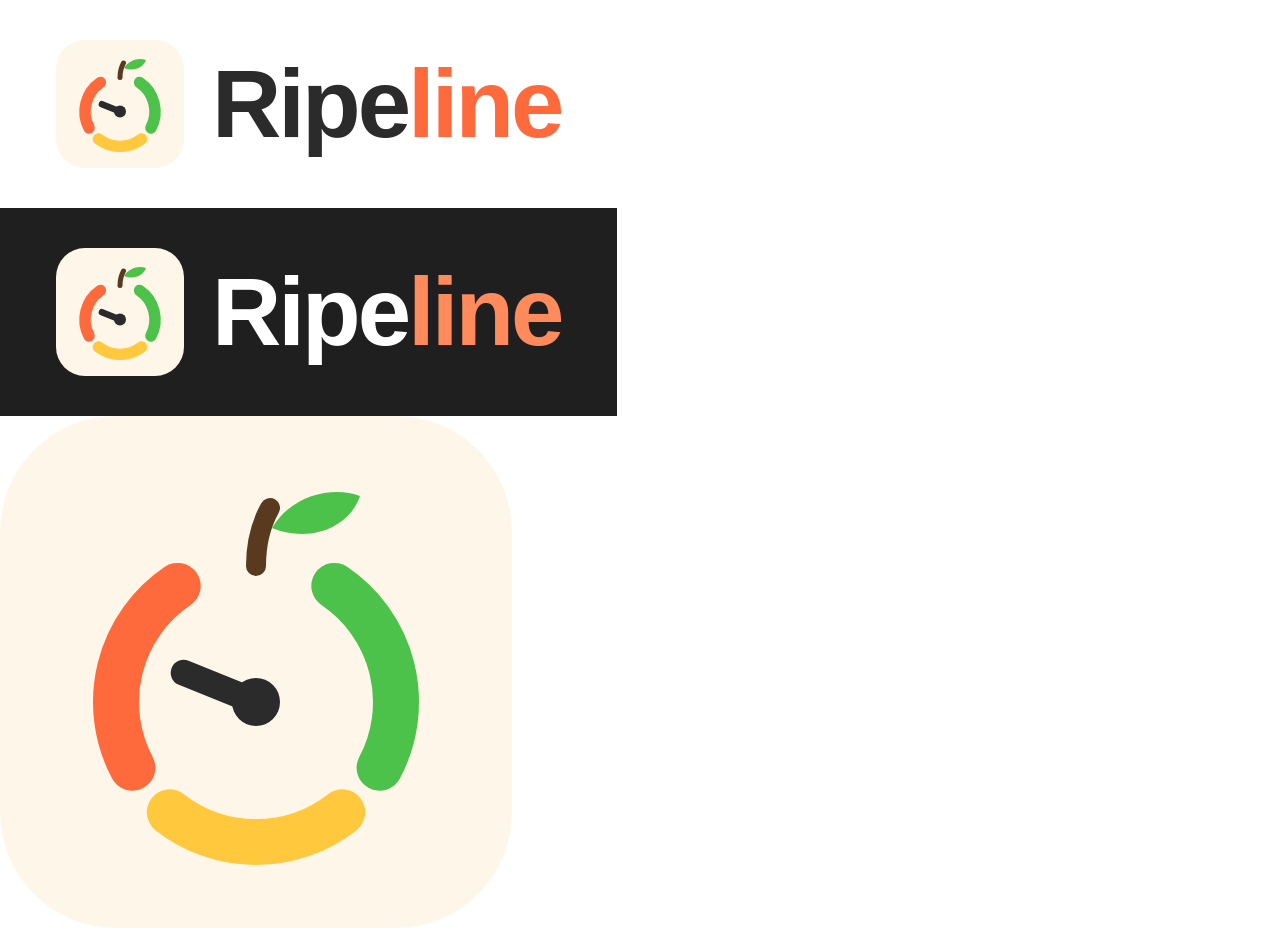
<file: logo/render.html>
<!doctype html><html><head><style>
body{margin:0;font-family:"Inter Display",Inter,sans-serif}
.wrap{display:flex;align-items:center;gap:28px;padding:40px 56px;background:#fff;width:max-content}
.wrap.dark{background:#1f1f1f}
.word{font-weight:800;font-size:96px;letter-spacing:-3px;color:#2b2b2b;line-height:1}
.dark .word{color:#fff}
.word span{color:#ff6a3d}.dark .word span{color:#ff8a5c}
img{width:128px;height:128px}
</style></head><body>
<div class="wrap" id="light"><img src="icon.svg"><div class="word">Ripe<span>line</span></div></div>
<div class="wrap dark" id="dark"><img src="icon.svg"><div class="word">Ripe<span>line</span></div></div>
<div id="icon" style="width:512px;height:512px"><img src="icon.svg" style="width:512px;height:512px"></div>
</body></html>
</file>
